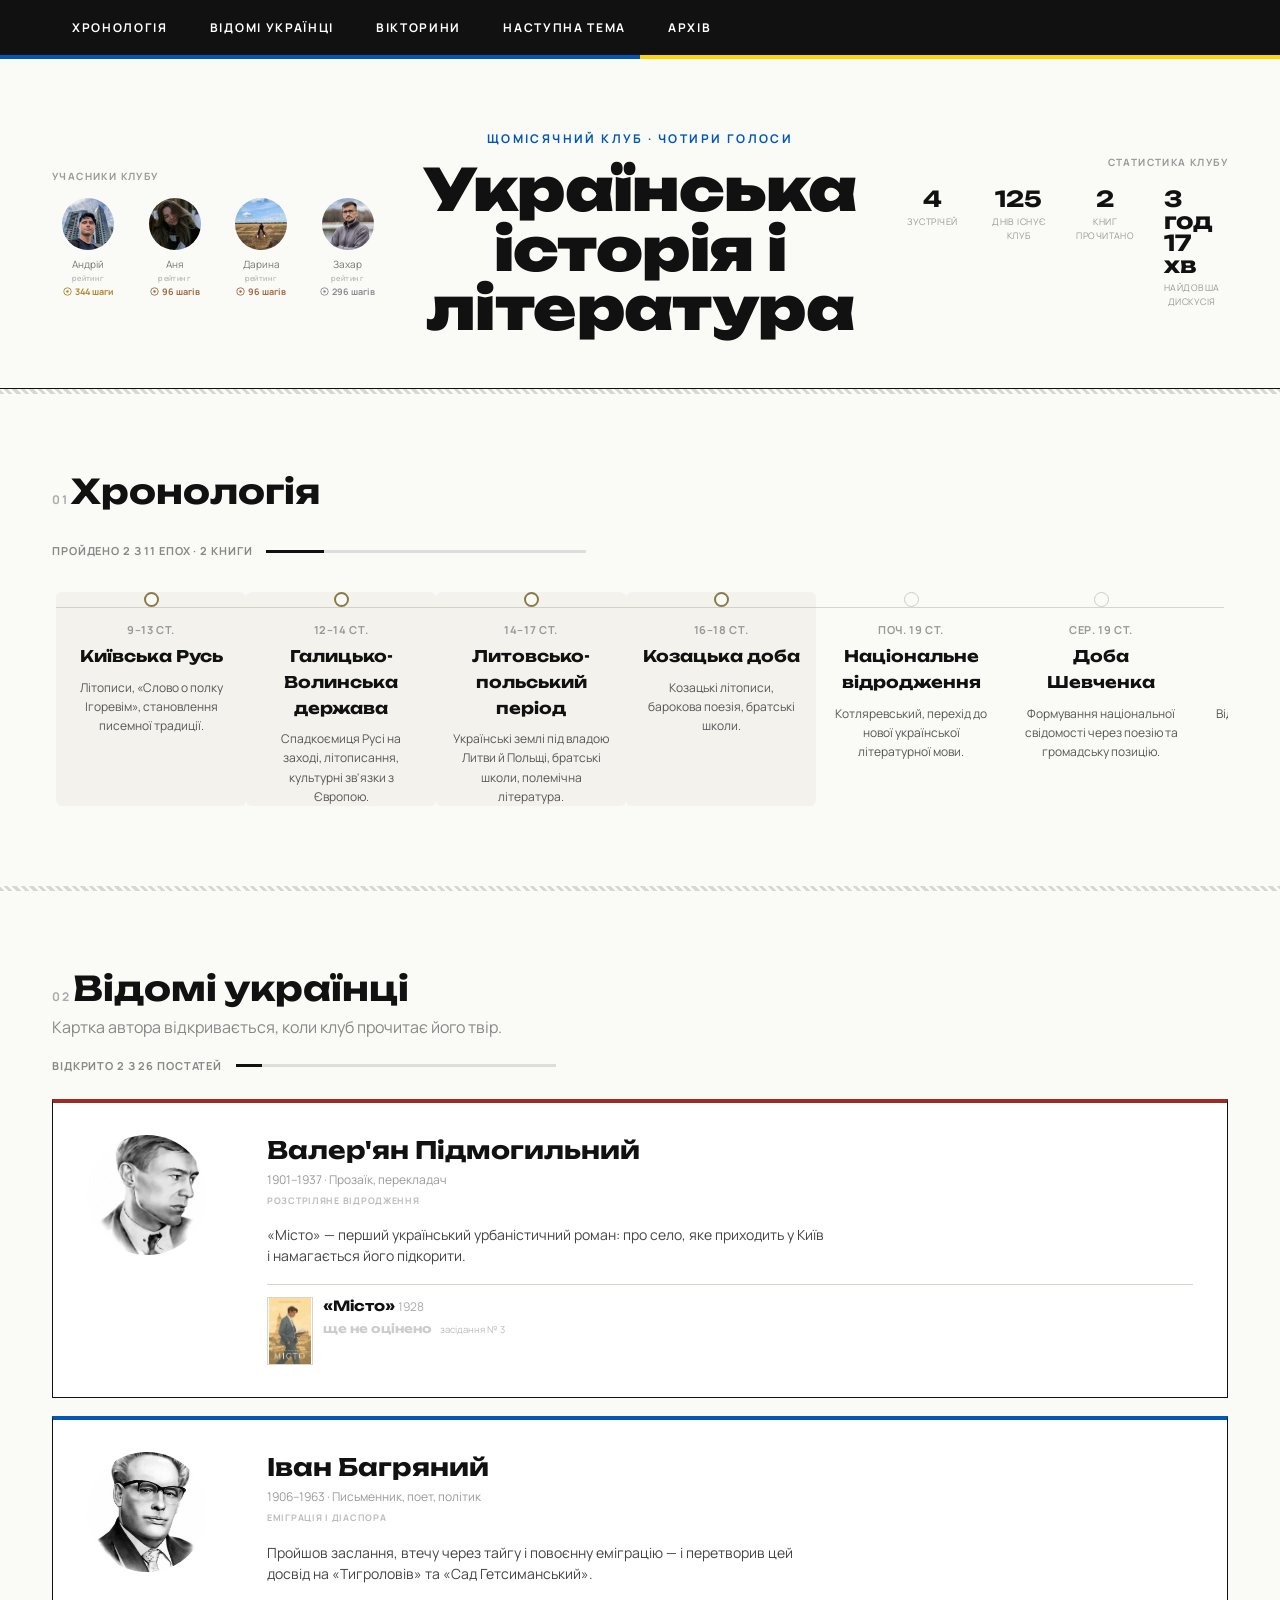
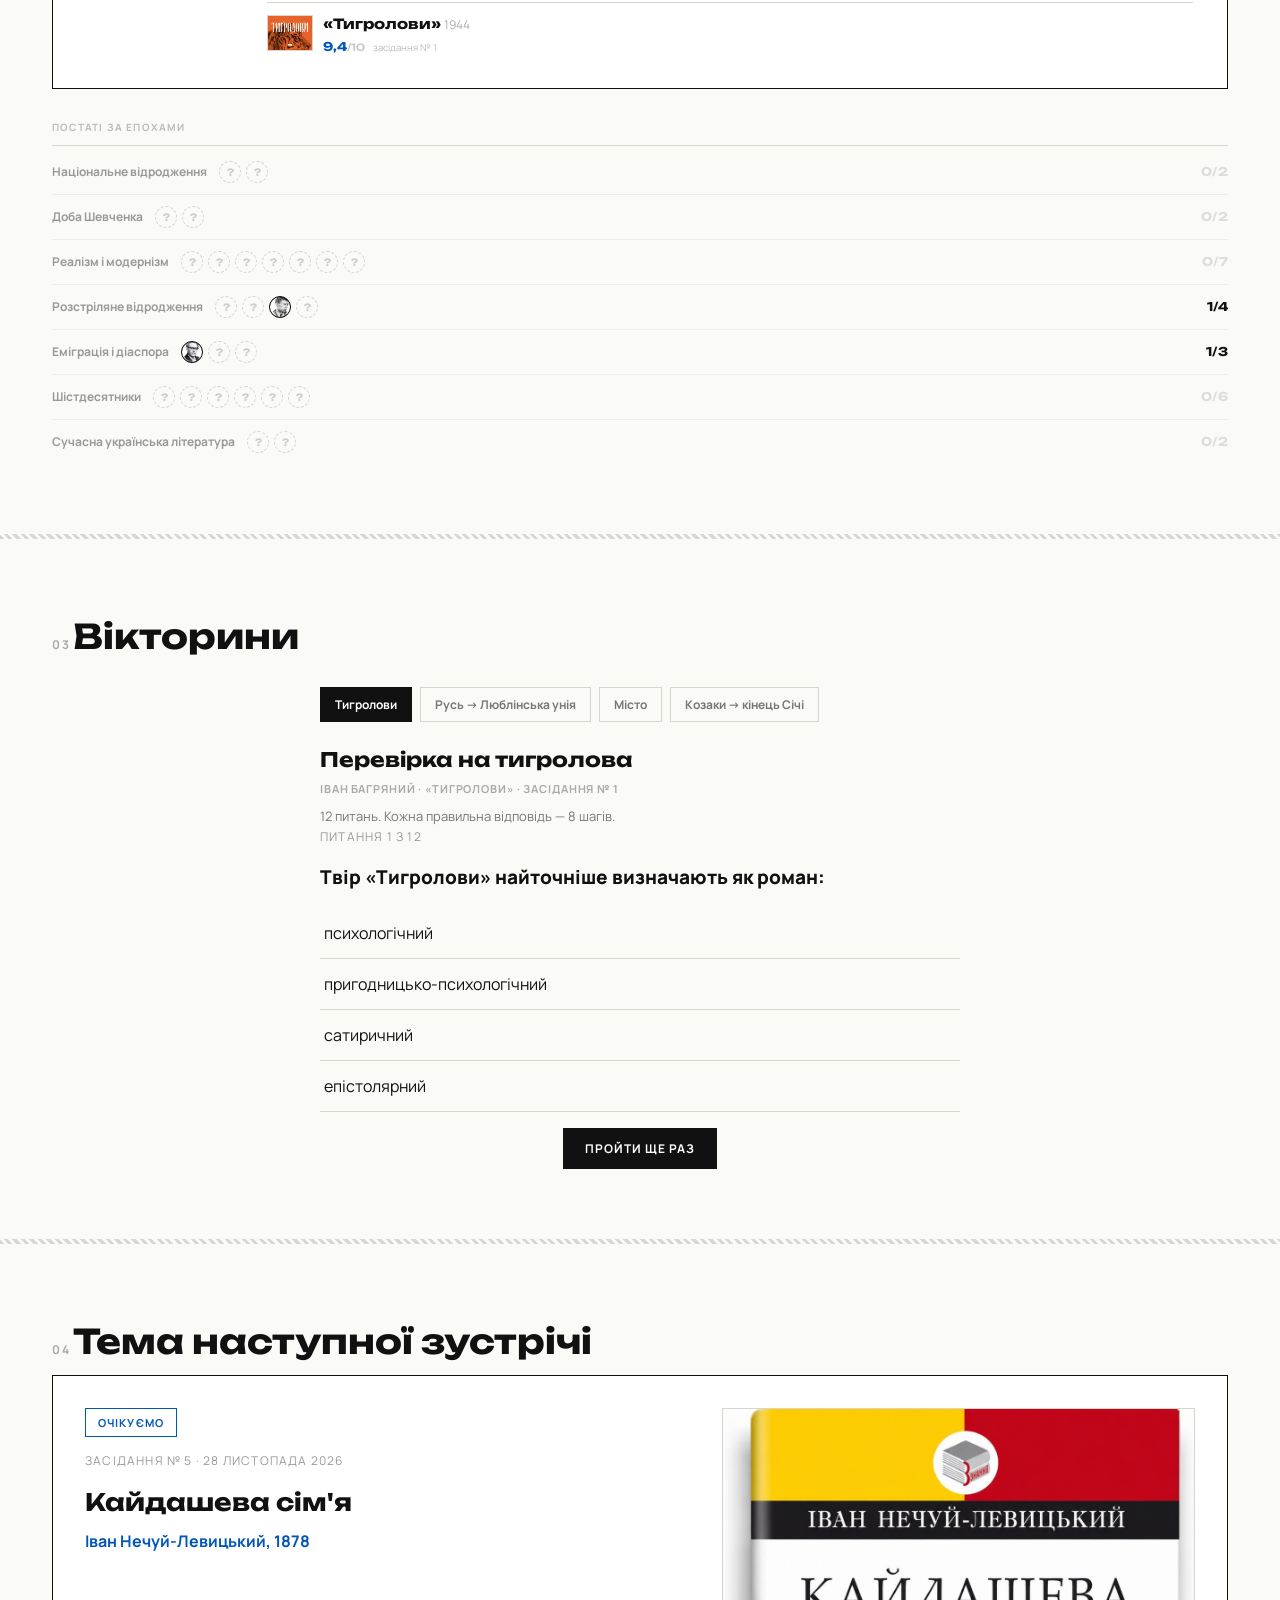
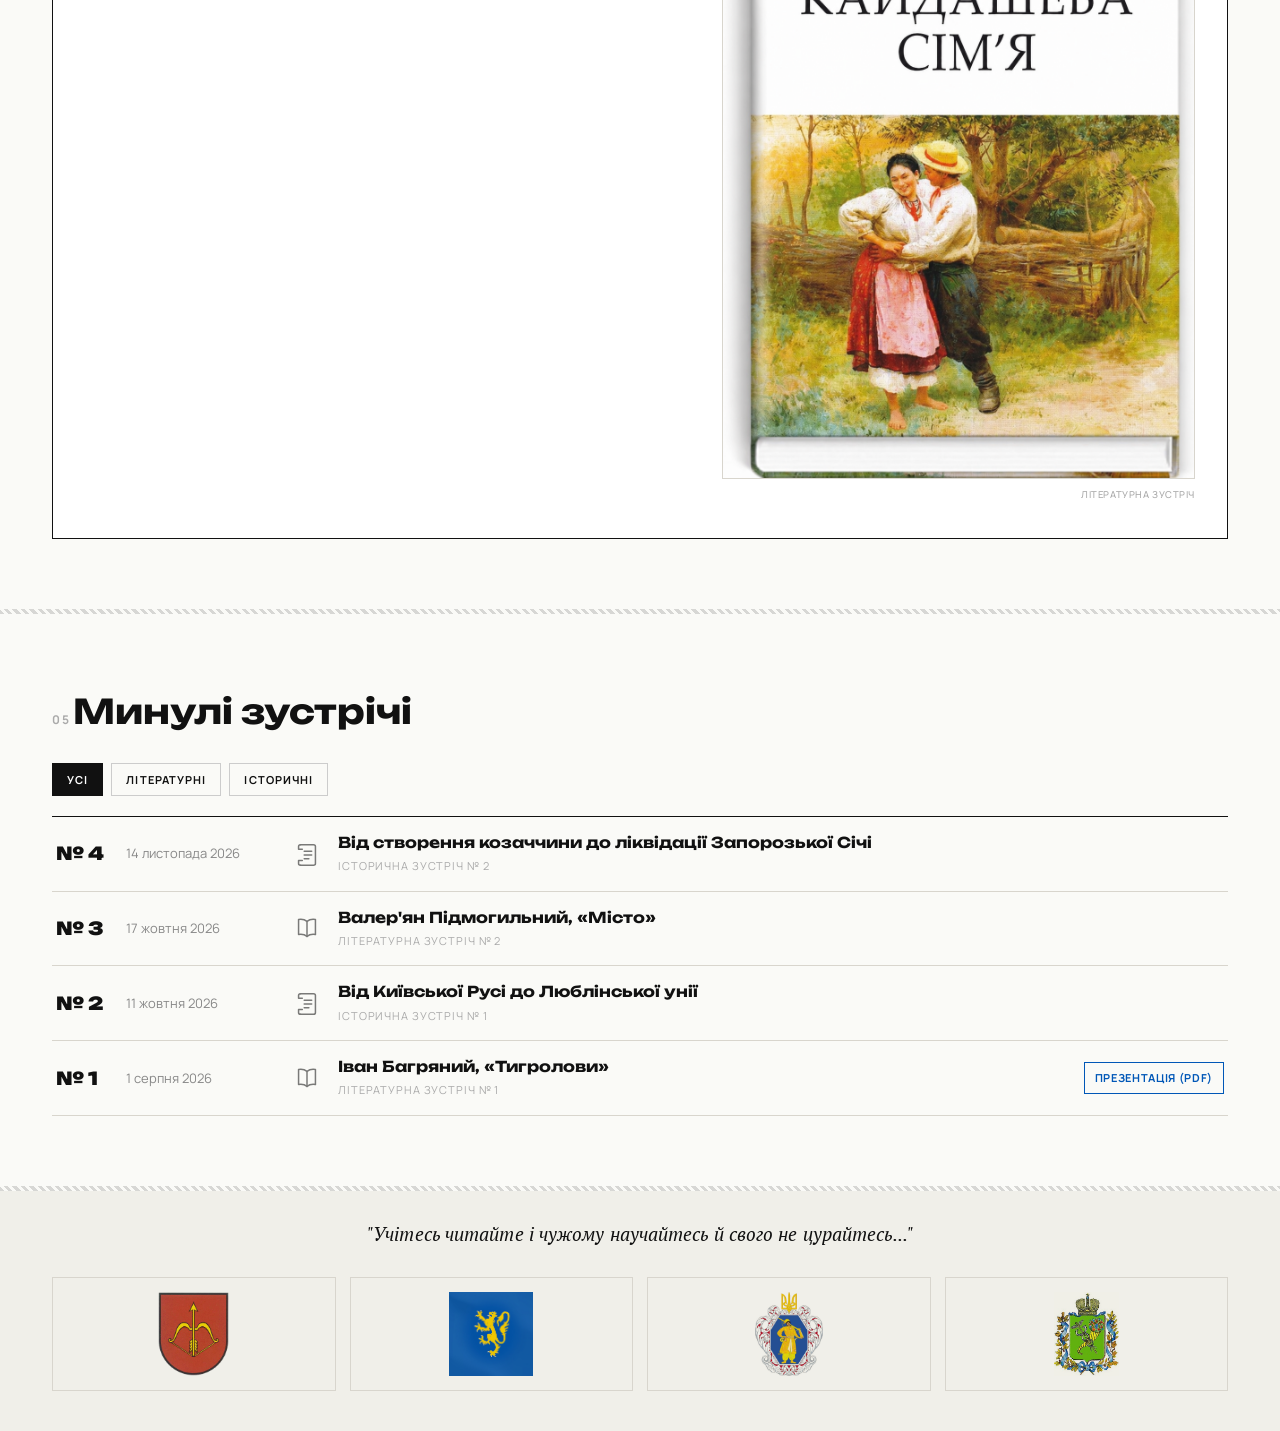
<file: index.html>
<!DOCTYPE html>
<html lang="uk">
<head>
<meta charset="UTF-8">
<meta name="viewport" content="width=device-width, initial-scale=1.0">
<title>Клуб української історії та літератури</title>
<link rel="stylesheet" href="style-1-minimal.css">
</head>
<body>

<div class="sticky-top-bar">
  <nav class="tabs">
    <div class="wrap">
      <a href="#timeline">Хронологія</a>
      <a href="#figures">Відомі українці</a>
      <a href="#quiz">Вікторини</a>
      <a href="#next-topic">Наступна тема</a>
      <a href="#archive">Архів</a>
    </div>
  </nav>
  <div class="flag-ribbon" aria-hidden="true"></div>
</div>

<header class="masthead">
  <div class="wrap header-grid">
    <div class="header-side header-participants-block">
      <div class="header-side-label">Учасники клубу</div>
      <div class="header-participants" id="header-participants"><p class="mini-loading">…</p></div>
    </div>
    <div class="header-center">
      <div class="kicker">Щомісячний клуб · чотири голоси</div>
      <h1>Українська історія і література</h1>
    </div>
    <div class="header-side header-stats-block">
      <div class="header-side-label">Статистика клубу</div>
      <div class="header-stats" id="header-stats"><p class="mini-loading">…</p></div>
    </div>
  </div>
</header>

<div class="stitch-divider" aria-hidden="true"></div>

<section id="timeline">
  <div class="wrap">
    <span class="section-num">01</span>
    <h2>Хронологія</h2>
    <div id="timeline-progress"></div>
    <div id="timeline-content" class="timeline-h"><p>Завантаження…</p></div>
    <div id="timeline-panel" class="timeline-panel"></div>
  </div>
</section>

<div class="stitch-divider" aria-hidden="true"></div>

<section id="figures">
  <div class="wrap">
    <span class="section-num">02</span>
    <h2>Відомі українці</h2>
    <p class="section-lead">Картка автора відкривається, коли клуб прочитає його твір.</p>
    <div id="figures-progress"></div>
    <div id="figures-grid" class="figures-grid"><p>Завантаження…</p></div>
    <div id="figures-locked" class="figures-locked"></div>
  </div>
</section>

<div class="stitch-divider" aria-hidden="true"></div>

<section id="quiz">
  <div class="wrap">
    <span class="section-num">03</span>
    <h2>Вікторини</h2>
    <div id="quiz-selector" class="quiz-selector"></div>
    <div id="quiz-head" class="quiz-head"></div>
    <div id="quiz-content"><p>Завантаження…</p></div>
    <div id="quiz-result"></div>
    <button id="quiz-reset" class="reset-btn" type="button">Пройти ще раз</button>
  </div>
</section>

<div class="stitch-divider" aria-hidden="true"></div>

<section id="next-topic">
  <div class="wrap">
    <span class="section-num">04</span>
    <h2>Тема наступної зустрічі</h2>
    <div id="next-topic-content"><p>Завантаження…</p></div>
  </div>
</section>

<div class="stitch-divider" aria-hidden="true"></div>

<section id="archive">
  <div class="wrap">
    <span class="section-num">05</span>
    <h2>Минулі зустрічі</h2>
    <div id="archive-filters" class="arch-filters"></div>
    <div id="archive-list" class="arch-list"><p>Завантаження…</p></div>
  </div>
</section>

<div class="stitch-divider" aria-hidden="true"></div>

<footer>
  <div class="wrap">
    <p class="footer-quote">"Учітесь читайте і чужому научайтесь й свого не цурайтесь..."</p>
    <div class="emblem-footer">
      <div class="emblem-slot"><img src="assets/emblems/gerald1.gif" class="emblem-icon" alt="Емблема 1"></div>
      <div class="emblem-slot"><img src="assets/emblems/gerald2.jpg" class="emblem-icon" alt="Емблема 2"></div>
      <div class="emblem-slot"><img src="assets/emblems/gerald3.jpg" class="emblem-icon" alt="Емблема 3"></div>
      <div class="emblem-slot"><img src="assets/emblems/gerald6.jpg" class="emblem-icon" alt="Емблема 6"></div>
    </div>
  </div>
</footer>

<script src="script.js"></script>
</body>
</html>
</file>
<file: style-1-minimal.css>
/* ВАРІАНТ 1 — Мінімалізм: багато повітря, велика жирна типографіка, чорно-біле + єдиний національний акцент */
@import url('https://fonts.googleapis.com/css2?family=Unbounded:wght@500;700;900&family=Manrope:wght@400;500;700;800&family=PT+Serif:ital@1&family=PT+Mono&display=swap');

:root {
  --paper: #fafaf7;
  --paper-dark: #f0efe9;
  --ink: #111111;
  --stamp-red: #9c2b26;
  --index-blue: #0057b7;
  --gold: #8a7a4a;
  --line: #d8d5cd;
  --card-bg: #ffffff;
  --flag-blue: #0057b7;
  --flag-yellow: #ffd700;
  --teal: #2f6f62;
}

* { box-sizing: border-box; }
html { scroll-behavior: smooth; }

body {
  margin: 0;
  background: var(--paper);
  color: var(--ink);
  font-family: 'Manrope', sans-serif;
  line-height: 1.6;
}
a { color: var(--index-blue); }

.wrap { max-width: 1240px; margin: 0 auto; padding: 0 32px; }

/* ---------- Nav ---------- */
.sticky-top-bar {
  position: sticky;
  top: 0;
  z-index: 20;
}
nav.tabs {
  background: var(--ink);
}
nav.tabs .wrap { display: flex; gap: 2px; overflow-x: auto; }
nav.tabs a {
  flex: 0 0 auto;
  display: block;
  padding: 18px 20px;
  color: #fff;
  text-decoration: none;
  font-family: 'Manrope', sans-serif;
  font-weight: 700;
  font-size: 12px;
  letter-spacing: 0.14em;
  text-transform: uppercase;
  white-space: nowrap;
  transition: opacity 0.2s ease;
}
nav.tabs a:hover { opacity: 0.55; }

.flag-ribbon {
  height: 4px;
  background: linear-gradient(90deg, var(--flag-blue) 50%, var(--flag-yellow) 50%);
}

/* ---------- Header ---------- */
header.masthead {
  padding: 70px 0 50px;
  border-bottom: 1px solid var(--ink);
  position: relative;
}
.header-grid {
  display: grid;
  grid-template-columns: 1fr 1.4fr 1fr;
  align-items: center;
  gap: 24px;
}
.header-center { text-align: center; }
.header-side-label {
  font-family: 'Manrope', sans-serif;
  font-size: 10px; font-weight: 700;
  text-transform: uppercase; letter-spacing: 0.14em;
  color: #999; margin-bottom: 14px;
}
.header-participants-block .header-side-label { text-align: left; }
.header-stats-block .header-side-label { text-align: right; }
.header-participants, .header-stats { display: flex; flex-wrap: wrap; gap: 14px; }
.header-participants { justify-content: space-between; }
.header-stats { justify-content: space-between; }
.mini-loading { font-size: 12px; color: #999; margin: 0; }

.mini-avatar { display: flex; flex-direction: column; align-items: center; flex: 1 1 0; min-width: 56px; }
.mini-avatar-img {
  width: 52px; height: 52px; border-radius: 50%;
  object-fit: cover; border: none;
  display: flex; align-items: center; justify-content: center;
  font-family: 'Unbounded', sans-serif; font-weight: 700; font-size: 15px;
  color: #fff; background: var(--ink);
}
.mini-avatar-name { font-family: 'Manrope', sans-serif; font-size: 10px; color: #777; margin-top: 6px; text-align: center; }
.mini-avatar-ratinglabel {
  font-family: 'Manrope', sans-serif; font-weight: 500; font-size: 7.5px;
  text-transform: lowercase; letter-spacing: 0.06em;
  color: #b0b0b0; margin-top: 3px; text-align: center; line-height: 1;
}
.mini-avatar-rating {
  font-family: 'Manrope', sans-serif; font-weight: 700; font-size: 9px;
  color: var(--index-blue); margin-top: 2px; text-align: center;
  display: inline-flex; align-items: center; gap: 3px; white-space: nowrap;
}
/* Місця в рейтингу — приглушені металеві відтінки */
.mini-avatar-rating.medal-gold   { color: #b0872b; }
.mini-avatar-rating.medal-silver { color: #8c8c92; }
.mini-avatar-rating.medal-bronze { color: #a06a42; }
.coin-icon { width: 9px; height: 9px; flex-shrink: 0; display: block; }

.mini-stat { display: flex; flex-direction: column; align-items: center; padding: 4px 8px; flex: 1 1 0; min-width: 56px; }
.mini-stat-value { font-family: 'Unbounded', sans-serif; font-weight: 700; font-size: 22px; color: var(--ink); line-height: 1; }
.mini-stat-label { font-family: 'Manrope', sans-serif; font-size: 9px; text-transform: uppercase; letter-spacing: 0.05em; color: #999; margin-top: 5px; text-align: center; }

/* --- Таймер у картці засідання --- */
.countdown {
  margin: 20px 0 4px;
  border-top: 1px solid var(--line);
  padding: 18px 0 6px;
  text-align: center;
}
.countdown:empty { display: none; }
.countdown-units {
  display: flex; align-items: baseline; justify-content: center;
  gap: 8px; font-family: 'Unbounded', sans-serif; line-height: 1;
}
.cd-unit { display: inline-flex; align-items: baseline; gap: 3px; }
.cd-unit b { font-weight: 700; font-size: 30px; color: var(--ink); }
.cd-unit i {
  font-family: 'Manrope', sans-serif; font-style: normal;
  font-weight: 500; font-size: 11px; color: #aaa;
}
.cd-sep { color: #ddd; font-size: 16px; }
.cd-secs b { color: #999; font-weight: 500; }
.countdown-label {
  font-family: 'Manrope', sans-serif; font-size: 10px; font-weight: 500;
  color: #999; letter-spacing: .08em; text-transform: uppercase; margin-top: 10px;
}
.countdown-reached { border-top-color: var(--index-blue); }
.countdown-reached-text {
  font-family: 'Unbounded', sans-serif; font-weight: 900; font-size: 24px;
  color: var(--index-blue); line-height: 1.2;
}

header.masthead .kicker {
  font-family: 'Manrope', sans-serif; font-size: 12px; font-weight: 700;
  letter-spacing: 0.2em; text-transform: uppercase; color: var(--index-blue);
}
header.masthead h1 {
  font-family: 'Unbounded', sans-serif;
  font-weight: 900;
  font-size: clamp(30px, 5.4vw, 58px);
  margin: 12px 0 0;
  line-height: 1.02;
  letter-spacing: -0.01em;
}

@media (max-width: 760px) {
  .header-grid { grid-template-columns: 1fr; text-align: center; }
  .header-participants { justify-content: center; }
  .header-participants-block .header-side-label,
  .header-stats-block .header-side-label { text-align: center; }

  /* Статистика сіткою 2×2 — рівні картки, без рваних пустот */
  .header-stats {
    display: grid;
    grid-template-columns: 1fr 1fr;
    gap: 18px 10px;
    align-items: start;
  }
  .mini-stat { min-width: 0; padding: 0 4px; }
  .mini-stat-value { font-size: 20px; }
  .mini-stat-label { font-size: 8.5px; }
}

@media (max-width: 560px) {
  .cd-unit b { font-size: 24px; }
  .cd-unit i { font-size: 10px; }
  .countdown-units { gap: 5px; }
  .cd-sep { font-size: 13px; }
  .countdown-reached-text { font-size: 19px; }
}

/* ---------- Signature stitch divider (thin, monochrome) ---------- */
.stitch-divider {
  height: 5px;
  background-image:
    repeating-linear-gradient(45deg, var(--ink) 0, var(--ink) 3px, transparent 3px, transparent 6px);
  opacity: 0.15;
  border: none;
}

/* ---------- Sections ---------- */
section { padding: 70px 0; }
section h2 {
  font-family: 'Unbounded', sans-serif;
  font-weight: 700;
  font-size: 34px;
  margin: 0 0 6px;
  display: inline-block;
  border-bottom: none;
  padding-bottom: 0;
}
section .section-num {
  font-family: 'Manrope', sans-serif;
  font-weight: 700;
  font-size: 12px;
  color: #aaa;
  letter-spacing: 0.14em;
}

/* ---------- Cards ---------- */
.card {
  background: var(--card-bg);
  border: 1px solid var(--ink);
  padding: 32px;
  position: relative;
  box-shadow: none;
}
.card + .card { margin-top: 18px; }
.stamp {
  display: inline-block;
  border: 1px solid var(--ink); color: var(--ink);
  font-family: 'Manrope', sans-serif; font-weight: 700; font-size: 11px;
  letter-spacing: 0.1em; padding: 5px 12px; border-radius: 0; background: none;
  margin-bottom: 14px;
}
.stamp-next { border-color: var(--index-blue); color: var(--index-blue); }
.card-next-empty { display: flex; align-items: center; min-height: 90px; }
.empty-note { color: #999; font-style: italic; margin: 0; }

/* --- Верх картки: текст + акцентне зображення --- */
.next-topic-top { margin-bottom: 4px; }
.next-topic-top.has-visual {
  display: grid;
  grid-template-columns: 1fr 0.78fr;
  gap: 30px;
  align-items: stretch;
}
.next-topic-info { min-width: 0; }

.next-topic-visual {
  margin: 0; display: flex; flex-direction: column;
  min-width: 0;
}
.next-topic-visual img {
  width: 100%; height: 100%; min-height: 210px;
  object-fit: cover; display: block;
  border: 1px solid var(--line);
}
.next-topic-visual figcaption {
  font-family: 'Manrope', sans-serif; font-size: 9.5px; font-weight: 500;
  color: #aaa; letter-spacing: .06em; text-transform: uppercase;
  margin-top: 8px; text-align: right;
}

/* --- Емблема типу зустрічі (мала іконка) --- */
.meta-row-emblem {
  display: flex; align-items: center; justify-content: space-between; gap: 12px;
}
.meeting-emblem {
  flex-shrink: 0; width: 30px; height: 30px;
  color: var(--ink); opacity: .55; display: block;
}
.meeting-emblem svg { width: 100%; height: 100%; display: block; }

/* --- Розділ 05: Минулі зустрічі --- */
.arch-filters { display: flex; gap: 8px; flex-wrap: wrap; margin: 18px 0 20px; }
.arch-filter { font-family: 'Manrope', sans-serif; font-weight: 700; font-size: 11px; letter-spacing: .1em; text-transform: uppercase; background: none; border: 1px solid #ccc; padding: 8px 14px; cursor: pointer; color: var(--ink); }
.arch-filter:hover { border-color: var(--ink); }
.arch-filter.active { background: var(--ink); border-color: var(--ink); color: #fff; }
.arch-list { border-top: 1px solid var(--ink); }
.arch-row { display: grid; grid-template-columns: 54px 150px 30px 1fr auto; gap: 16px; align-items: center; padding: 16px 4px; border-bottom: 1px solid var(--line); }
.arch-num { font-family: 'Unbounded', sans-serif; font-weight: 900; font-size: 18px; color: var(--ink); }
.arch-date { font-family: 'Manrope', sans-serif; font-size: 13px; color: #888; }
.arch-title { font-family: 'Unbounded', sans-serif; font-weight: 700; font-size: 15px; line-height: 1.35; color: var(--ink); }
.arch-kind { font-family: 'Manrope', sans-serif; font-size: 11px; color: #aaa; text-transform: uppercase; letter-spacing: .08em; margin-top: 4px; }
.arch-links { display: flex; gap: 8px; flex-wrap: wrap; justify-content: flex-end; }
.arch-link { font-family: 'Manrope', sans-serif; font-weight: 700; font-size: 11px; letter-spacing: .06em; text-transform: uppercase; text-decoration: none; color: var(--index-blue); border: 1px solid var(--index-blue); padding: 6px 10px; }
.arch-link:hover { background: var(--index-blue); color: #fff; }
.arch-empty { color: #999; font-size: 13px; }
@media (max-width: 760px) {
  .arch-row { grid-template-columns: 44px 30px 1fr; row-gap: 6px; }
  .arch-date { grid-column: 3; grid-row: 1; }
  .arch-num { grid-column: 1; grid-row: 1 / span 2; }
  .meeting-emblem.arch-em, .arch-row .meeting-emblem { grid-column: 2; grid-row: 1 / span 2; }
  .arch-main { grid-column: 3; }
  .arch-links { grid-column: 3; justify-content: flex-start; }
}

@media (max-width: 760px) {
  .next-topic-top.has-visual { grid-template-columns: 1fr; gap: 20px; }
  .next-topic-visual img { min-height: 0; max-height: 240px; }
  .next-topic-visual figcaption { text-align: center; }
}

/* --- Next topic blocks list --- */
.next-intro { color: #666; font-size: 14px; margin-bottom: 18px; }
.blocks-list { border-top: 1px solid #d0c8b0; margin-top: 8px; padding-top: 4px; }
.block-row { display: flex; align-items: center; gap: 12px; padding: 10px 0; border-bottom: 1px solid rgba(107,90,62,0.15); }
.block-row:last-child { border-bottom: none; }
.block-num { font-family: 'PT Mono', monospace; font-size: 11px; color: #a08030; flex: 0 0 24px; font-weight: 700; letter-spacing: .05em; }
.block-period { font-family: 'Manrope', sans-serif; font-size: 10px; color: #888; flex: 0 0 72px; white-space: nowrap; }
.block-title { font-family: 'Manrope', sans-serif; font-size: 13px; font-weight: 700; color: #111; flex: 1; }
.map-btn { flex: 0 0 auto; background: none; border: 1px solid #ccc; border-radius: 4px; padding: 4px 9px; font-size: 15px; cursor: pointer; line-height: 1; transition: border-color .15s, background .15s; }
.map-btn:hover { border-color: #185FA5; background: rgba(42,63,95,.06); }
.map-btn-empty { flex: 0 0 auto; font-family: 'PT Mono', monospace; font-size: 10px; color: #bbb; padding: 4px 6px; cursor: default; }

/* --- Map modal --- */
#map-modal { position: fixed; inset: 0; z-index: 1000; display: flex; align-items: center; justify-content: center; }
.modal-backdrop { position: absolute; inset: 0; background: rgba(32,29,26,.72); cursor: pointer; }
.modal-box { position: relative; z-index: 1; background: #f5f0e4; border: 2px solid #201d1a; width: 92vw; max-width: 1100px; height: 88vh; display: flex; flex-direction: column; box-shadow: 0 20px 60px rgba(0,0,0,.4); }
.modal-header { display: flex; align-items: center; justify-content: space-between; padding: 10px 16px; border-bottom: 1px solid #ccc; flex-shrink: 0; }
.modal-title { font-family: 'Manrope', sans-serif; font-weight: 700; font-size: 13px; color: #111; }
.modal-close { background: none; border: 1px solid #ccc; width: 28px; height: 28px; cursor: pointer; font-size: 13px; color: #111; display: flex; align-items: center; justify-content: center; }
.modal-close:hover { border-color: #111; background: rgba(32,29,26,.06); }
/* Охайні кнопки модального вікна — у стилі .panel-close */
#map-modal .modal-close, #map-modal .modal-open-new {
  width: 36px; height: 36px; padding: 0; box-sizing: border-box;
  border: 1px solid #d4d4d4; border-radius: 50%; background: #fff;
  transition: border-color .15s, background .15s, transform .15s;
}
#map-modal .modal-close { position: relative; font-size: 0; line-height: 0; }
#map-modal .modal-close::before, #map-modal .modal-close::after {
  content: ''; position: absolute; left: 50%; top: 50%;
  width: 14px; height: 1.5px; background: currentColor; border-radius: 1px;
}
#map-modal .modal-close::before { transform: translate(-50%, -50%) rotate(45deg); }
#map-modal .modal-close::after { transform: translate(-50%, -50%) rotate(-45deg); }
#map-modal .modal-close:hover, #map-modal .modal-open-new:hover { border-color: #111; background: #f3f3f3; }
#map-modal .modal-close:active, #map-modal .modal-open-new:active { transform: scale(.94); }
#map-modal .modal-close:focus-visible, #map-modal .modal-open-new:focus-visible { outline: 2px solid #0057b8; outline-offset: 2px; }
.modal-iframe { flex: 1; width: 100%; border: none; background: #f5f0e4; }

/* Зображення в модалі — вписується повністю, без обрізання */
.modal-imgwrap { flex: 1; width: 100%; overflow: auto; background: #f5f0e4; display: flex; align-items: center; justify-content: center; padding: 10px; }
.modal-img { max-width: 100%; max-height: 100%; object-fit: contain; display: block; }

/* Кнопка "відкрити в новій вкладці" */
.modal-open-new { margin-left: auto; margin-right: 8px; text-decoration: none; border: 1px solid #ccc; width: 28px; height: 28px; display: flex; align-items: center; justify-content: center; font-size: 13px; color: #111; }
.modal-open-new:hover { border-color: #111; background: rgba(32,29,26,.06); }
.modal-header .modal-title { margin-right: 8px; }

@media (max-width: 600px) {
  .block-period { display: none; }
  .modal-box { width: 98vw; height: 94vh; }
}
.card .meta-row { font-family: 'Manrope', sans-serif; font-size: 12px; color: #999; text-transform: uppercase; letter-spacing: 0.1em; margin-bottom: 12px; }
.card h3 { font-family: 'Unbounded', sans-serif; font-weight: 700; font-size: 24px; margin: 0 0 8px; }
.card .subtitle { color: var(--index-blue); font-weight: 700; margin: 0 0 12px; }

/* ---------- Quiz ---------- */
.quiz-selector { display: flex; flex-wrap: wrap; gap: 8px; max-width: 640px; margin: 18px auto 0; }
.quiz-tab {
  font-family: 'Manrope', sans-serif; font-weight: 700; font-size: 12px;
  background: none; border: 1px solid var(--line); color: #777;
  padding: 8px 14px; cursor: pointer;
  display: inline-flex; align-items: center; gap: 7px;
  transition: border-color .15s, color .15s, background .15s;
}
.quiz-tab:hover { border-color: var(--ink); color: var(--ink); }
.quiz-tab.active { border-color: var(--ink); background: var(--ink); color: #fff; }
.quiz-tab-soon { opacity: .75; }
.tab-soon-mark { font-size: 8.5px; font-weight: 500; text-transform: lowercase; letter-spacing: .04em; color: #aaa; border: 1px solid #ddd; padding: 1px 5px; }
.quiz-tab.active .tab-soon-mark { color: #ddd; border-color: #666; }

.quiz-head { max-width: 640px; margin: 22px auto 0; }
.quiz-title { font-family: 'Unbounded', sans-serif; font-weight: 700; font-size: 20px; margin: 0 0 4px; }
.quiz-meta { font-family: 'Manrope', sans-serif; font-size: 11px; font-weight: 700; color: #aaa; text-transform: uppercase; letter-spacing: .08em; }
.quiz-lead { font-family: 'Manrope', sans-serif; font-size: 13px; color: #777; margin: 8px 0 0; }

.quiz-soon { max-width: 640px; margin: 24px auto 0; border: 1px dashed var(--line); padding: 40px 24px; text-align: center; }
.quiz-soon-icon { font-size: 30px; line-height: 1; margin-bottom: 12px; }
.quiz-soon-title { font-family: 'Unbounded', sans-serif; font-weight: 700; font-size: 17px; color: var(--ink); margin-bottom: 8px; }
.quiz-soon-text { font-family: 'Manrope', sans-serif; font-size: 13px; color: #999; margin: 0; }

#quiz-content, #quiz-result, #quiz-reset { max-width: 640px; margin-left: auto; margin-right: auto; display: block; }
.quiz-progress { font-family: 'Manrope', sans-serif; font-size: 12px; color: #999; text-transform: uppercase; letter-spacing: 0.1em; margin-bottom: 16px; }
.quiz-q { margin-bottom: 14px; }
.quiz-q p.q-text { font-weight: 800; font-size: 19px; margin: 0 0 16px; }
.quiz-q .opt {
  display: block; width: 100%; text-align: left;
  background: none; border: none; border-bottom: 1px solid var(--line);
  padding: 14px 4px; margin-bottom: 0; cursor: pointer;
  font-family: 'Manrope', sans-serif; font-size: 16px; color: var(--ink);
  transition: padding-left 0.15s ease, color 0.15s ease;
}
.quiz-q .opt:hover { padding-left: 12px; color: var(--index-blue); }
.quiz-q .opt.correct { color: #2f7a3f; font-weight: 700; border-color: #2f7a3f; }
.quiz-q .opt.wrong { color: var(--stamp-red); text-decoration: line-through; border-color: var(--stamp-red); }
.quiz-q .opt[disabled] { cursor: default; }
.next-q-btn { display: block; }
#quiz-result { font-family: 'Manrope', sans-serif; font-weight: 700; font-size: 15px; margin-top: 20px; padding: 18px; border: 1px solid var(--ink); display: none; }

.quiz-title-result { text-align: center; padding: 32px 20px; }
.quiz-title-emoji { font-size: 56px; line-height: 1; margin-bottom: 10px; }
.quiz-title-name { font-family: 'Unbounded', sans-serif; font-weight: 900; font-size: 26px; margin-bottom: 8px; }
.quiz-title-score { font-family: 'Manrope', sans-serif; font-size: 14px; color: #666; margin-bottom: 6px; }
.quiz-title-hint { font-family: 'Manrope', sans-serif; font-size: 12px; color: #999; font-style: italic; }

button.reset-btn {
  font-family: 'Manrope', sans-serif; font-weight: 700; background: var(--ink); color: #fff;
  border: none; padding: 12px 22px; cursor: pointer; font-size: 12px;
  letter-spacing: 0.08em; text-transform: uppercase; margin-top: 16px;
  transition: opacity 0.2s ease;
}
button.reset-btn:hover { opacity: 0.75; }

/* ---------- Archive list ---------- */
.archive-item { display: flex; gap: 16px; align-items: baseline; border-bottom: 1px solid var(--line); padding: 16px 0; }
.archive-item .num { font-family: 'Manrope', sans-serif; font-weight: 700; color: #999; font-size: 13px; flex: 0 0 60px; }
.archive-item .date { font-family: 'Manrope', sans-serif; font-size: 12px; color: #999; flex: 0 0 90px; }
.archive-item a { font-weight: 700; text-decoration: none; }
.archive-item a:hover { text-decoration: underline; }

/* ---------- Відомі українці (сітка) ---------- */
.section-lead { color: #888; margin-top: -6px; }

.figures-grid {
  display: grid;
  grid-template-columns: repeat(auto-fill, minmax(260px, 1fr));
  gap: 18px;
  margin-top: 24px;
}
/* Широка картка — лише на десктопі й лише коли відкритих одна-дві */
@media (min-width: 621px) {
  .figures-grid--few { grid-template-columns: 1fr; }
  .figures-grid--few .figure-open {
    display: grid;
    grid-template-columns: 150px 1fr;
    grid-template-areas:
      "avatar name"
      "avatar years"
      "avatar era"
      "avatar note"
      "avatar quote"
      "avatar books";
    gap: 0 30px;
    align-items: start;
    text-align: left;
    padding: 32px 34px;
  }
  .figures-grid--few .figure-avatar {
    grid-area: avatar; margin: 0;
    width: 120px; height: 120px; font-size: 32px;
  }
  .figures-grid--few .figure-open h3 { grid-area: name; font-size: 24px; margin: 0 0 5px; }
  .figures-grid--few .figure-years { grid-area: years; font-size: 12px; margin-bottom: 5px; }
  .figures-grid--few .figure-era { grid-area: era; margin-bottom: 0; }
  .figures-grid--few .figure-note { grid-area: note; margin: 16px 0 0; font-size: 14px; max-width: 62ch; }
  .figures-grid--few .figure-quote { grid-area: quote; max-width: 62ch; }
  .figures-grid--few .fig-books { grid-area: books; margin-top: 18px; }
  .figures-grid--few .fig-book-cover { width: 46px; max-height: 68px; }
  .figures-grid--few .fig-book-title { font-size: 14px; }
}

@media (max-width: 620px) {
  .figures-grid { grid-template-columns: 1fr; gap: 14px; }

  /* Фото + ім'я поруч, опис під ними на всю ширину */
  .figure-open {
    display: grid;
    grid-template-columns: auto 1fr;
    grid-template-areas:
      "avatar name"
      "avatar years"
      "avatar era"
      "note   note"
      "quote  quote"
      "books  books";
    gap: 0 14px;
    align-items: start;
    text-align: left;
    padding: 20px 18px;
  }
  .figure-open .figure-avatar { grid-area: avatar; margin: 0; width: 58px; height: 58px; font-size: 16px; }
  .figure-open h3 { grid-area: name; font-size: 17px; margin: 0 0 3px; }
  .figure-open .figure-years { grid-area: years; margin-bottom: 3px; }
  .figure-open .figure-era { grid-area: era; margin-bottom: 0; }
  .figure-open .figure-note { grid-area: note; margin: 14px 0 0; font-size: 13px; }
  .figure-open .figure-quote { grid-area: quote; }
  .figure-open .fig-books { grid-area: books; margin-top: 14px; }
}

.figure-card {
  background: var(--card-bg);
  border: 1px solid var(--ink);
  padding: 26px 22px;
  text-align: center;
  display: flex; flex-direction: column;
}

/* --- Відкрита картка --- */
.figure-open { border-top-width: 4px; }
.figure-open.accent-blue       { border-top-color: var(--index-blue); }
.figure-open.accent-yellow     { border-top-color: #c9a227; }
.figure-open.accent-terracotta { border-top-color: var(--stamp-red); }
.figure-open.accent-teal       { border-top-color: var(--teal); }

.figure-avatar {
  width: 62px; height: 62px; border-radius: 50%; margin: 0 auto 14px;
  display: flex; align-items: center; justify-content: center;
  font-family: 'Unbounded', sans-serif; font-weight: 700; font-size: 18px;
  color: #fff; background: var(--ink); flex-shrink: 0;
}
.figure-avatar-photo { object-fit: cover; border: none; filter: grayscale(100%); }
.figure-card h3 { font-family: 'Unbounded', sans-serif; font-weight: 700; font-size: 17px; margin: 0 0 4px; line-height: 1.25; }
.figure-years { font-family: 'Manrope', sans-serif; font-size: 11px; color: #999; margin-bottom: 6px; }
.figure-era {
  font-family: 'Manrope', sans-serif; font-size: 9px; font-weight: 700;
  text-transform: uppercase; letter-spacing: .08em; color: #bbb; margin-bottom: 12px;
}
.figure-note { margin: 0 0 10px; font-size: 13px; line-height: 1.5; text-align: left; color: #444; }
.figure-quote { font-style: italic; color: var(--index-blue); border-top: 1px solid var(--line); padding-top: 10px; margin: 10px 0 0; font-size: 13px; }

/* --- Книги на картці автора --- */
.fig-books { margin-top: auto; padding-top: 12px; border-top: 1px solid var(--line); }
.fig-book { display: flex; gap: 10px; align-items: flex-start; text-align: left; }
.fig-book + .fig-book { margin-top: 10px; }
.fig-book-cover { width: 34px; height: auto; max-height: 50px; object-fit: contain; border: 1px solid var(--line); flex-shrink: 0; }
.fig-book-info { min-width: 0; flex: 1; }
.fig-book-title { font-family: 'Unbounded', sans-serif; font-weight: 700; font-size: 12.5px; line-height: 1.3; }
.fig-book-meta { display: flex; flex-wrap: wrap; gap: 8px; align-items: baseline; margin-top: 4px; }
.fig-book-score { font-family: 'Unbounded', sans-serif; font-weight: 700; font-size: 12px; }
.fig-book-max { color: #c4c4c4; font-weight: 500; font-size: 10px; }
.fig-book-meeting { font-family: 'Manrope', sans-serif; font-size: 9.5px; color: #bbb; }

/* --- Карта постатей за епохами --- */
.figures-locked { margin-top: 30px; }
.figures-locked:empty { display: none; }
.locked-head {
  font-family: 'Manrope', sans-serif; font-size: 10px; font-weight: 700;
  text-transform: uppercase; letter-spacing: .12em; color: #bbb;
  padding-bottom: 10px; border-bottom: 1px solid var(--line); margin-bottom: 4px;
}
.locked-group {
  display: flex; align-items: center; gap: 12px;
  padding: 11px 0; border-bottom: 1px solid rgba(0,0,0,.05);
}
.locked-group:last-child { border-bottom: none; }
.locked-group-era {
  font-family: 'Manrope', sans-serif; font-size: 12px; font-weight: 700;
  color: #999; flex: 0 0 auto; min-width: 0;
}
.locked-group-dots {
  flex: 1; display: flex; flex-wrap: wrap; gap: 5px; align-items: center;
}
.locked-dot {
  width: 22px; height: 22px; border-radius: 50%;
  border: 1px dashed #d5d5d5; color: #ccc;
  font-family: 'Unbounded', sans-serif; font-style: normal;
  font-size: 10px; font-weight: 700;
  display: inline-flex; align-items: center; justify-content: center;
  flex-shrink: 0;
}
/* Відкрита постать — аватар, клікабельний */
.opened-dot {
  width: 22px; height: 22px; border-radius: 50%;
  border: 1.5px solid var(--ink); background: var(--ink);
  padding: 0; overflow: hidden; cursor: pointer; flex-shrink: 0;
  display: inline-flex; align-items: center; justify-content: center;
  transition: transform .15s ease;
}
.opened-dot:hover { transform: scale(1.25); }
.opened-dot img { width: 100%; height: 100%; object-fit: cover; display: block; filter: grayscale(100%); }
.opened-dot span {
  font-family: 'Unbounded', sans-serif; font-size: 8px; font-weight: 700; color: #fff;
}
.locked-group-count {
  font-family: 'Unbounded', sans-serif; font-weight: 700; font-size: 12px;
  color: #ddd; flex-shrink: 0;
}
.locked-group-count.has-opened { color: var(--ink); }

/* Підсвітка картки при переході з карти */
.figure-flash { animation: figFlash 1.2s ease; }
@keyframes figFlash {
  0%, 100% { box-shadow: none; }
  25%      { box-shadow: 0 0 0 3px rgba(0,87,183,.35); }
}

@media (max-width: 560px) {
  .locked-group { flex-wrap: wrap; gap: 6px 10px; }
  .locked-group-era { flex: 1 1 100%; font-size: 11px; }
  .locked-group-count { margin-left: auto; }
}

#figures-progress .progress-row { margin: 16px 0 0; }

/* ---------- Timeline (horizontal) ---------- */
.timeline-h { display: flex; gap: 0; overflow-x: auto; padding: 40px 4px 10px; position: relative; }
.timeline-h::before { content: ""; position: absolute; left: 4px; right: 4px; top: 55px; height: 1px; background: var(--line); z-index: 0; }
.timeline-h-item { position: relative; flex: 0 0 190px; padding: 0 16px; text-align: center; }
/* --- Прогрес хронології --- */
.progress-row { display: flex; align-items: center; gap: 14px; margin: 18px 0 -8px; flex-wrap: wrap; }
.progress-text { font-family: 'Manrope', sans-serif; font-size: 11px; font-weight: 700; color: #888; text-transform: uppercase; letter-spacing: .08em; }
.progress-bar { flex: 1; min-width: 120px; max-width: 320px; height: 3px; background: #ddd; }
.progress-fill { height: 100%; background: var(--ink); transition: width .4s ease; }

.timeline-h-dot {
  width: 15px; height: 15px; border-radius: 50%;
  margin: 0 auto 14px; position: relative; z-index: 1;
  padding: 0; display: flex; align-items: center; justify-content: center;
  transition: transform .15s ease, background .15s ease;
}
.dot-filled { background: var(--ink); border: none; cursor: pointer; }
.dot-filled:hover { transform: scale(1.35); }
.dot-empty { background: transparent; border: 1.5px solid #ccc; cursor: default; }
.dot-count { font-family: 'Manrope', sans-serif; font-size: 8px; font-weight: 700; color: #fff; line-height: 1; }
.era-open .timeline-h-dot.dot-filled { transform: scale(1.5); background: var(--index-blue); }
.era-has-books { background: rgba(0,0,0,.02); border-radius: 6px; }
.era-open { background: rgba(0,87,183,.05); }

/* --- Історичні зустрічі: крапка-кільце і картки постатей --- */
.dot-history { background: var(--paper); border: 2px solid var(--gold); cursor: pointer; }
.dot-history:hover { transform: scale(1.35); }
.era-open .timeline-h-dot.dot-history { transform: scale(1.5); border-color: var(--index-blue); }
.era-has-history { background: rgba(138,122,74,.06); border-radius: 6px; }
.era-has-books.era-has-history { background: rgba(0,0,0,.02); }
.era-has-history .timeline-h-dot.dot-filled { box-shadow: 0 0 0 3px var(--paper), 0 0 0 4.5px var(--gold); }
.era-open.era-has-history { background: rgba(0,87,183,.05); }

.hist-section-after { margin-top: 26px; }
.hist-heading { font-family: 'Manrope', sans-serif; font-size: 11px; font-weight: 700; color: #aaa; text-transform: uppercase; letter-spacing: .1em; margin-bottom: 12px; }
.hist-grid { display: grid; grid-template-columns: repeat(auto-fill, minmax(300px, 1fr)); gap: 16px; }
.hist-card { display: flex; gap: 14px; align-items: flex-start; border: 1px solid var(--line); border-top: 3px solid var(--flag-blue); padding: 14px 16px; background: var(--card-bg); }
.hist-card.accent-blue { border-top-color: var(--index-blue); }
.hist-card.accent-yellow { border-top-color: #c9a227; }
.hist-card.accent-terracotta { border-top-color: var(--stamp-red); }
.hist-card.accent-teal { border-top-color: var(--teal); }
.hist-avatar {
  width: 48px; height: 48px; border-radius: 50%; flex-shrink: 0;
  display: flex; align-items: center; justify-content: center;
  font-family: 'Unbounded', sans-serif; font-weight: 700; font-size: 14px; color: #fff;
  background: linear-gradient(135deg, var(--flag-blue), var(--teal));
}
.hist-avatar.accent-yellow { background: linear-gradient(135deg, var(--gold), var(--flag-yellow)); color: var(--ink); }
.hist-avatar.accent-terracotta { background: linear-gradient(135deg, var(--stamp-red), var(--gold)); }
.hist-avatar.accent-teal { background: linear-gradient(135deg, var(--teal), var(--flag-blue)); }
.hist-avatar-photo { object-fit: cover; border: none; filter: grayscale(100%); }
.hist-body { min-width: 0; }
.hist-name { font-family: 'Unbounded', sans-serif; font-weight: 700; font-size: 14px; line-height: 1.3; color: var(--ink); }
.hist-years { font-family: 'Manrope', sans-serif; font-size: 11px; color: #999; margin-top: 3px; }
.hist-note { font-family: 'Manrope', sans-serif; font-size: 12px; color: #666; margin-top: 8px; line-height: 1.45; }
.hist-meeting { font-family: 'Manrope', sans-serif; font-size: 10px; color: #bbb; margin-top: 8px; }

/* --- Панель книг під стрічкою --- */
.timeline-panel { display: none; margin-top: 22px; border-top: 1px solid var(--ink); padding-top: 18px; }
.panel-head { display: flex; align-items: baseline; justify-content: space-between; margin-bottom: 16px; gap: 12px; }
.panel-period { font-family: 'Manrope', sans-serif; font-size: 11px; font-weight: 700; color: #aaa; text-transform: uppercase; letter-spacing: .1em; margin-right: 10px; }
.panel-title { font-family: 'Unbounded', sans-serif; font-weight: 700; font-size: 18px; color: var(--ink); }
.panel-close { background: none; border: 1px solid #ccc; width: 26px; height: 26px; cursor: pointer; font-size: 12px; color: #111; flex-shrink: 0; }
.panel-close:hover { border-color: #111; background: rgba(0,0,0,.05); }
/* Охайна кнопка закриття: кругла, хрестик малюється лініями (однаковий на iOS/Android/ПК) */
.panel-close {
  position: relative; width: 36px; height: 36px; padding: 0;
  border: 1px solid #d4d4d4; border-radius: 50%; background: #fff;
  font-size: 0; line-height: 0; color: #111;
  transition: border-color .15s, background .15s, transform .15s;
}
.panel-close::before, .panel-close::after {
  content: ''; position: absolute; left: 50%; top: 50%;
  width: 14px; height: 1.5px; background: currentColor; border-radius: 1px;
}
.panel-close::before { transform: translate(-50%, -50%) rotate(45deg); }
.panel-close::after { transform: translate(-50%, -50%) rotate(-45deg); }
.panel-close:hover { border-color: #111; background: #f3f3f3; }
.panel-close:active { transform: scale(.94); }
.panel-close:focus-visible { outline: 2px solid #0057b8; outline-offset: 2px; }

.books-grid { display: grid; grid-template-columns: repeat(auto-fill, minmax(300px, 1fr)); gap: 16px; }
.book-card { display: flex; justify-content: space-between; align-items: flex-start; gap: 16px; border: 1px solid var(--line); padding: 16px 18px; }
.book-main { flex: 1; min-width: 0; }
.book-cover {
  width: 56px; height: auto; max-height: 96px; object-fit: contain;
  flex-shrink: 0; display: block; align-self: flex-start;
  border: 1px solid var(--line);
  box-shadow: 2px 2px 0 rgba(0,0,0,.07);
}
.book-author { font-family: 'Manrope', sans-serif; font-size: 12px; font-weight: 700; color: #888; text-transform: uppercase; letter-spacing: .06em; margin-bottom: 4px; }
.book-title { font-family: 'Unbounded', sans-serif; font-weight: 700; font-size: 16px; color: var(--ink); line-height: 1.3; }
.book-year { font-family: 'Manrope', sans-serif; font-weight: 400; font-size: 12px; color: #aaa; }
.book-note { font-family: 'Manrope', sans-serif; font-size: 12px; color: #777; margin-top: 6px; line-height: 1.4; }
.book-meta { text-align: right; flex-shrink: 0; }
.book-score { font-family: 'Unbounded', sans-serif; font-weight: 900; line-height: 1; white-space: nowrap; }
.score-num { font-size: 24px; }
.score-max { font-size: 11px; color: #c4c4c4; font-weight: 500; }
.score-high { color: var(--index-blue); }
.score-mid  { color: var(--ink); }
.score-low  { color: #999; }
.score-none { color: #ccc; }
.book-score-label { font-family: 'Manrope', sans-serif; font-size: 8.5px; color: #aaa; text-transform: uppercase; letter-spacing: .06em; margin-top: 4px; }
.book-meeting { font-family: 'Manrope', sans-serif; font-size: 10px; color: #bbb; margin-top: 6px; }

@media (max-width: 560px) {
  .books-grid { grid-template-columns: 1fr; }
  .hist-grid { grid-template-columns: 1fr; }
  .progress-bar { max-width: 100%; }
}
.timeline-h-period { font-family: 'Manrope', sans-serif; font-weight: 700; font-size: 11px; color: #999; text-transform: uppercase; letter-spacing: 0.06em; }
.timeline-h-item h3 { font-family: 'Unbounded', sans-serif; font-weight: 700; font-size: 16px; margin: 6px 0 8px; }
.timeline-h-item p { font-size: 12px; margin: 0; color: #555; }
.timeline-title-link { text-decoration: none; color: inherit; }
.timeline-title-link h3 { color: var(--index-blue); }
.timeline-title-link:hover h3 { text-decoration: underline; }
@media (max-width: 700px) { .timeline-h-item { flex: 0 0 150px; } }

/* ---------- Footer (emblem images) ---------- */
footer { border-top: none; padding: 28px 0 40px; background: var(--paper-dark); }
.footer-quote {
  font-family: 'PT Serif', serif;
  font-style: italic;
  font-weight: 400;
  font-size: 19px;
  color: var(--ink);
  text-align: center;
  margin: 0 0 28px;
  letter-spacing: 0.005em;
}
.emblem-footer {
  display: flex;
  justify-content: space-between;
  align-items: center;
  gap: 14px;
}
.emblem-slot {
  flex: 1 1 0;
  display: flex;
  align-items: center;
  justify-content: center;
  border: 1px solid var(--line);
  padding: 14px;
}
.emblem-icon {
  width: 84px; height: 84px; object-fit: contain;
  mix-blend-mode: multiply;
}
@media (max-width: 700px) {
  .emblem-icon { width: 60px; height: 60px; }
  .emblem-slot { padding: 10px; }
}
@media (max-width: 420px) {
  .emblem-icon { width: 46px; height: 46px; }
  .emblem-footer { gap: 8px; }
  .emblem-slot { padding: 8px; }
}

@media (prefers-reduced-motion: reduce) { html { scroll-behavior: auto; } }

@media (max-width: 560px) {
  .archive-item { flex-wrap: wrap; }
}

/* ============================================================
   РЕЖИМ ДОПОВІДАЧА
   ============================================================ */
.presenter-launch {
  font-family: 'Manrope', sans-serif; font-weight: 700; font-size: 12px;
  letter-spacing: .06em; text-transform: uppercase;
  background: var(--ink); color: #fff; border: none;
  padding: 12px 22px; cursor: pointer; margin-top: 18px;
  display: inline-flex; align-items: center; gap: 9px;
  transition: opacity .2s ease;
}
.presenter-launch:hover { opacity: .8; }

#presenter {
  position: fixed; inset: 0; z-index: 9999;
  background: #14161a; color: #f0efe9;
  display: flex; flex-direction: column;
  font-family: 'Manrope', sans-serif;
  cursor: default;
}
#presenter.pointer-on { cursor: none; }

/* --- Верхня панель --- */
.pres-bar {
  display: flex; align-items: center; gap: 14px;
  padding: 12px 20px; flex-shrink: 0;
  border-bottom: 1px solid rgba(255,255,255,.08);
  transition: opacity .4s ease;
}
#presenter.idle .pres-bar, #presenter.idle .pres-foot { opacity: 0; }
.pres-spacer { flex: 1; }
.pres-counter {
  font-size: 11px; font-weight: 700; letter-spacing: .12em;
  text-transform: uppercase; color: #6f7681;
}

.pres-block-timer {
  font-family: 'Unbounded', sans-serif; font-weight: 700; font-size: 22px;
  color: #4a5058; cursor: pointer; line-height: 1;
  padding: 4px 10px; border: 1px solid transparent; transition: color .3s, border-color .3s;
}
.pres-block-timer.running { color: #f0efe9; border-color: rgba(255,255,255,.14); }
.pres-block-timer.warn { color: #e0a83a; border-color: rgba(224,168,58,.45); }
.pres-block-timer.over { color: #d8574a; border-color: rgba(216,87,74,.5); }

.pres-meet {
  font-family: 'Manrope', sans-serif; font-weight: 700; font-size: 12px;
  color: #6f7681; cursor: pointer; display: inline-flex; align-items: center; gap: 7px;
  padding: 7px 12px; border: 1px solid rgba(255,255,255,.12);
}
.pres-meet .pres-dot {
  width: 7px; height: 7px; border-radius: 50%; background: #4a5058; flex-shrink: 0;
}
.pres-meet.running { color: #f0efe9; }
.pres-meet.running .pres-dot { background: #d8574a; animation: presPulse 2s infinite; }
@keyframes presPulse { 0%,100% { opacity: 1; } 50% { opacity: .3; } }

.pres-btn {
  width: 34px; height: 34px; flex-shrink: 0;
  background: none; border: 1px solid rgba(255,255,255,.14);
  color: #9aa1ab; font-size: 15px; cursor: pointer;
  display: flex; align-items: center; justify-content: center;
  transition: color .2s, border-color .2s;
}
.pres-btn:hover { color: #fff; border-color: rgba(255,255,255,.4); }
.pres-btn.active { color: #14161a; background: #f0efe9; border-color: #f0efe9; }

/* --- Сцена з картою --- */
.pres-stage {
  flex: 1; min-height: 0;
  display: flex; align-items: center; justify-content: center;
  padding: 16px 20px; overflow: hidden;
}
.pres-map { max-width: 100%; max-height: 100%; object-fit: contain; display: block; }
.pres-map-frame { width: 100%; height: 100%; border: none; background: #f5f0e4; }
.pres-nomap { color: #4a5058; font-size: 14px; font-style: italic; }

/* --- Нижня панель --- */
.pres-foot {
  display: flex; align-items: center; gap: 18px;
  padding: 14px 20px 18px; flex-shrink: 0;
  border-top: 1px solid rgba(255,255,255,.08);
  transition: opacity .4s ease;
}
.pres-info { flex: 1; min-width: 0; }
.pres-num {
  font-family: 'Unbounded', sans-serif; font-weight: 700; font-size: 12px;
  color: #6f7681; margin-right: 12px;
}
.pres-period { font-size: 12px; color: #6f7681; }
.pres-title {
  font-family: 'Unbounded', sans-serif; font-weight: 700;
  font-size: clamp(18px, 2.4vw, 30px); margin: 5px 0 0; line-height: 1.15;
}
.pres-nav {
  width: 46px; height: 46px; flex-shrink: 0;
  background: none; border: 1px solid rgba(255,255,255,.16);
  color: #9aa1ab; font-size: 22px; cursor: pointer; line-height: 1;
  transition: color .2s, border-color .2s, background .2s;
}
.pres-nav:hover { color: #14161a; background: #f0efe9; border-color: #f0efe9; }

/* --- Питання на весь екран --- */
.pres-question {
  position: absolute; inset: 0; z-index: 5;
  background: rgba(20,22,26,.97);
  display: flex; align-items: center; justify-content: center;
  padding: 6vw; cursor: pointer;
  opacity: 0; pointer-events: none; transition: opacity .25s ease;
}
.pres-question.show { opacity: 1; pointer-events: auto; }
.pres-q-inner { max-width: 900px; text-align: center; }
.pres-q-label {
  font-size: 10px; font-weight: 700; letter-spacing: .16em;
  text-transform: uppercase; color: #6f7681; margin-bottom: 22px;
}
.pres-question p {
  font-family: 'Unbounded', sans-serif; font-weight: 700;
  font-size: clamp(17px, 1.9vw, 28px); line-height: 1.4; margin: 0 auto;
  max-width: 46ch; text-wrap: balance;
}
.pres-q-hint { font-size: 10px; color: #3f444b; margin-top: 28px; }

/* --- Вказівка --- */
/* --- Вказівка: княжий кінь --- */
.pres-pointer {
  position: fixed; z-index: 20; pointer-events: none;
  width: 62px; height: 47px; margin: -24px 0 0 -31px;
  opacity: 0; transition: opacity .2s ease;
  will-change: transform;
}
.pres-horse {
  width: 100%; height: 100%; display: block;
  filter: drop-shadow(0 2px 5px rgba(0,0,0,.45));
  transform-origin: 50% 70%;
}
.horse-body path, .horse-body ellipse {
  fill: #d9a12a; stroke: #2b2317; stroke-width: 2.2;
  stroke-linejoin: round;
}
.horse-legs path {
  fill: none; stroke: #2b2317; stroke-width: 5.5;
  stroke-linecap: round; stroke-linejoin: round;
}
.horse-eye { fill: #2b2317; }

/* Біжить, поки миша рухається */
.pres-pointer.moving .pres-horse { animation: horseTrot .42s infinite ease-in-out; }
@keyframes horseTrot {
  0%, 100% { transform: translateY(0)    rotate(0deg); }
  25%      { transform: translateY(-2.5px) rotate(-3deg); }
  50%      { transform: translateY(0)    rotate(0deg); }
  75%      { transform: translateY(-1.5px) rotate(2deg); }
}
#presenter.pointer-on .pres-pointer { opacity: 1; }

/* --- Підсумок зустрічі --- */
.pres-result {
  position: absolute; inset: 0; z-index: 30;
  display: flex; align-items: center; justify-content: center;
  pointer-events: none;
}
.pres-result:empty { display: none; }
.pres-result-inner {
  background: #f0efe9; color: #14161a; padding: 36px 42px;
  text-align: center; pointer-events: auto; max-width: 400px;
}
.pres-result-label {
  font-size: 10px; font-weight: 700; letter-spacing: .14em;
  text-transform: uppercase; color: #999; margin-bottom: 10px;
}
.pres-result-value {
  font-family: 'Unbounded', sans-serif; font-weight: 900; font-size: 38px; line-height: 1;
}
.pres-result-hint { font-size: 12px; color: #777; margin-top: 14px; line-height: 1.45; }
.pres-result-actions { display: flex; gap: 8px; justify-content: center; margin-top: 22px; }
.pres-result-actions button {
  font-family: 'Manrope', sans-serif; font-weight: 700; font-size: 11px;
  text-transform: uppercase; letter-spacing: .06em;
  padding: 10px 18px; cursor: pointer;
  background: #14161a; color: #fff; border: none;
}
.pres-result-actions button:last-child { background: none; color: #14161a; border: 1px solid #ccc; }

@media (max-width: 700px) {
  .pres-bar { gap: 8px; padding: 10px 12px; }
  .pres-counter { display: none; }
  .pres-block-timer { font-size: 17px; padding: 3px 7px; }
  .pres-meet { font-size: 10px; padding: 6px 9px; }
  .pres-foot { padding: 10px 12px 14px; gap: 10px; }
  .pres-nav { width: 38px; height: 38px; font-size: 18px; }
}

/* Заблокована кнопка режиму доповідача */
.presenter-launch.is-locked {
  background: none; color: #aaa; border: 1px dashed var(--line);
  cursor: not-allowed;
}
.presenter-launch.is-locked:hover { opacity: 1; }
.launch-soon {
  font-size: 9px; font-weight: 500; text-transform: lowercase;
  letter-spacing: .04em; color: #bbb;
  border: 1px solid #ddd; padding: 2px 7px;
}
</file>
